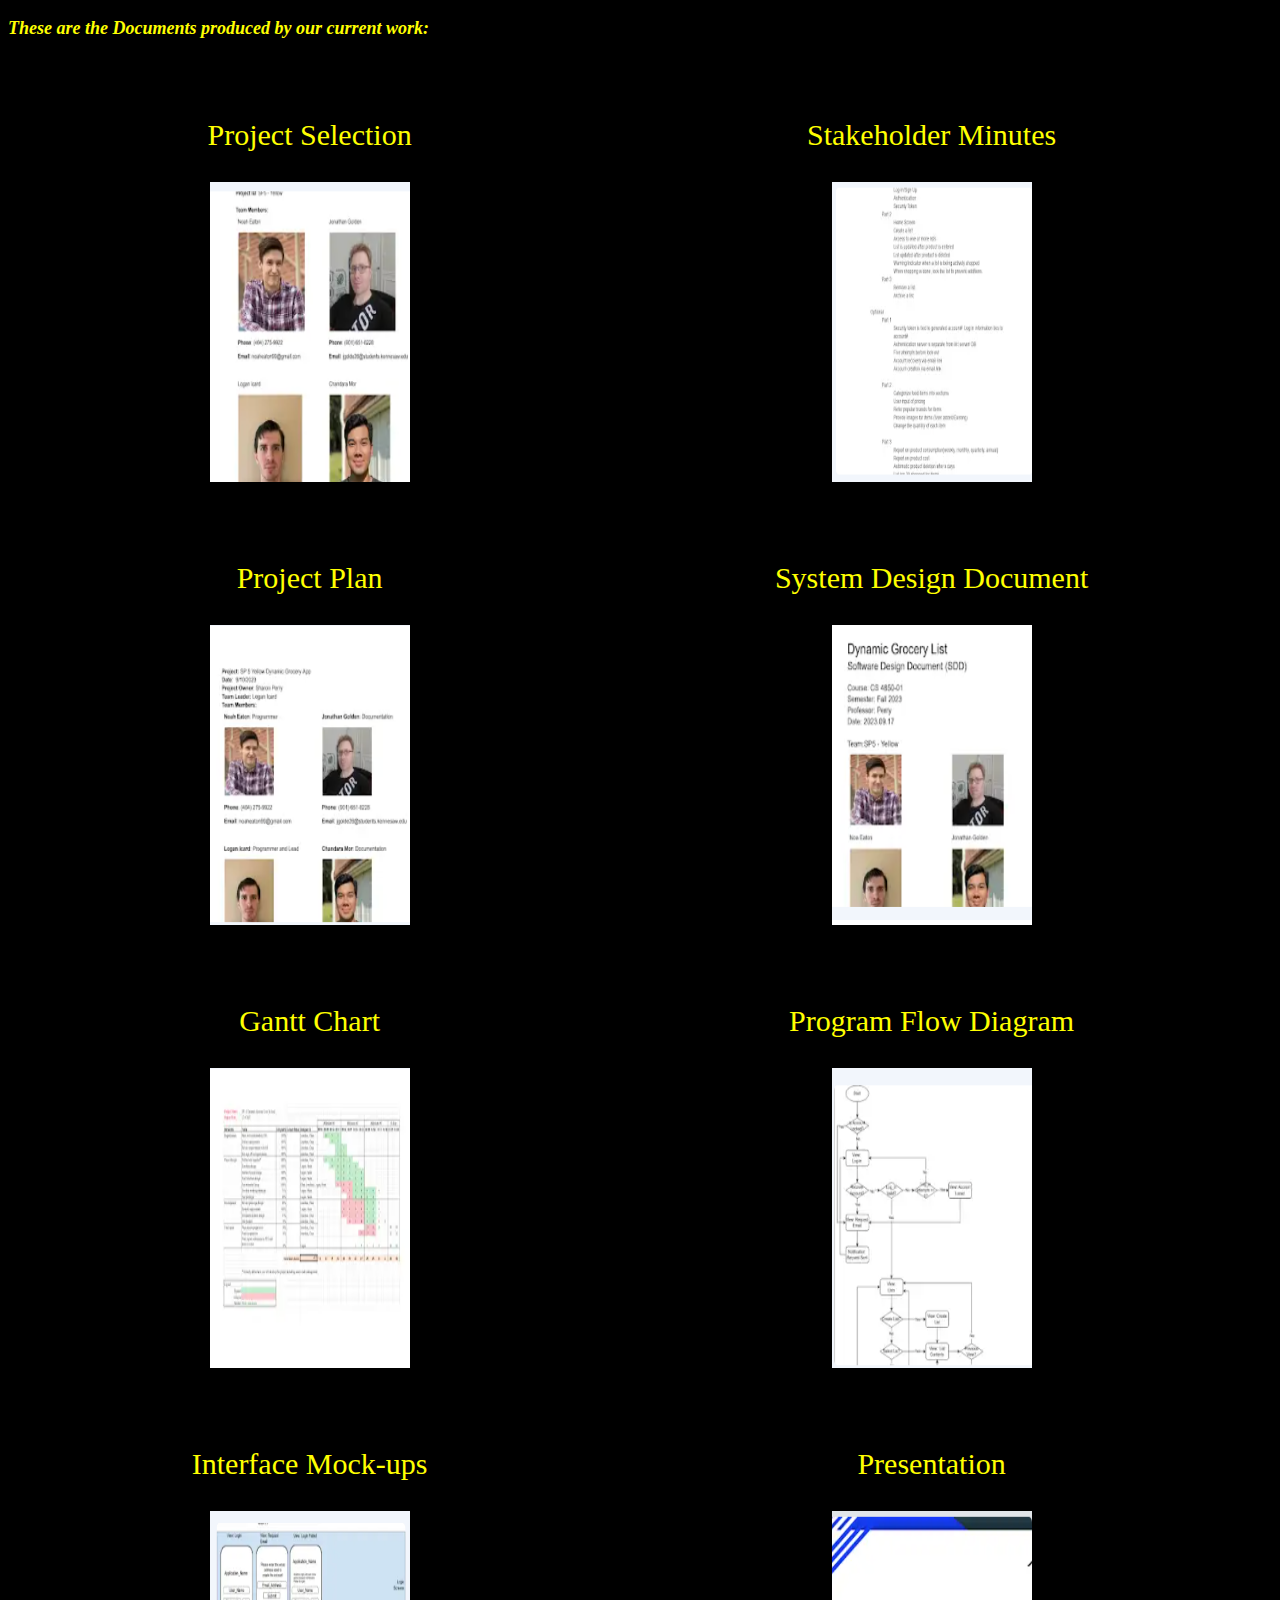
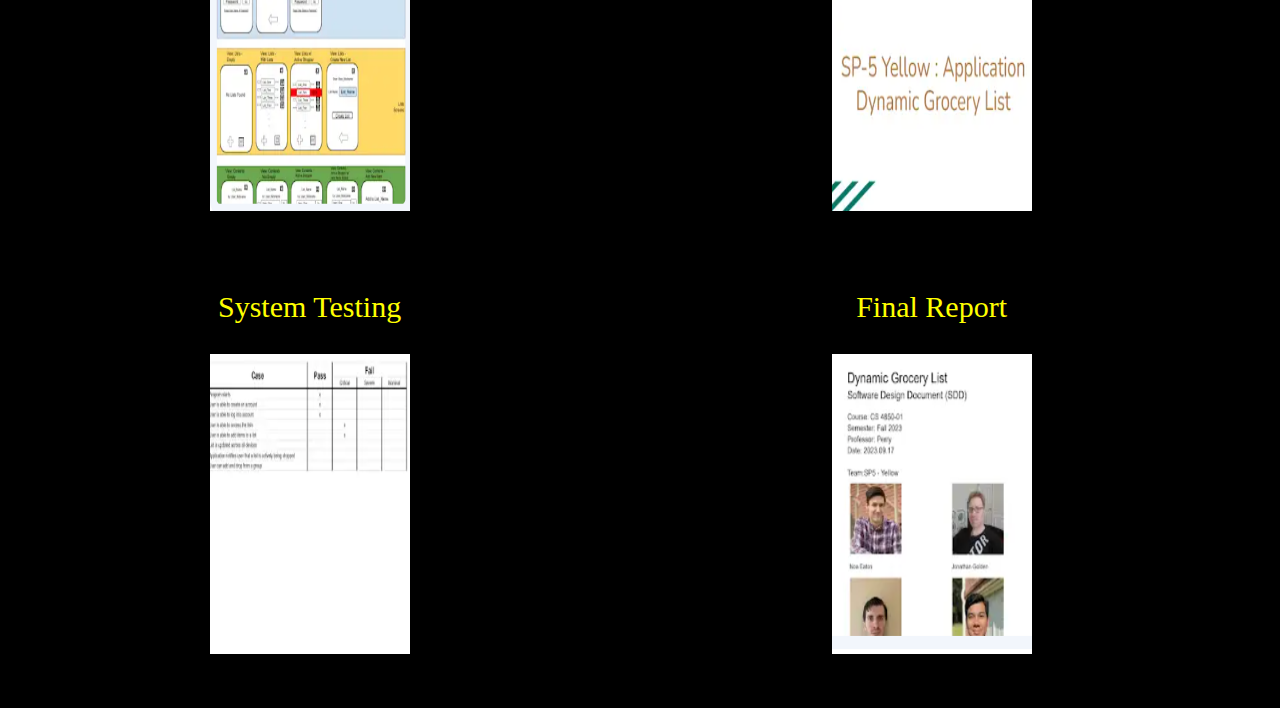
<file: html/documents.html>
<!DOCTYPE html>
<html lang="en-US">
    <head>
        <meta charset="utf-8">
        <meta name="viewport" content="width=device-width, initial-scale=1">
        <link rel="stylesheet" href="../css/sp5style.css">
        <title>
            Documents
        </title>
    </head>
    <body>
        <h3>
            <font color="Yellow">
            These are the Documents produced by our current work:
            </font>
        </h3>
        <p>
            <div class="grid-container">
                <div class="grid-item">
                    <p>
                        <font color="Yellow">
                            Project Selection
                        </font>
                    </p>
                    <a href="https://drive.google.com/file/d/10AlDShzICXrgfI0wPDPDoq9Ls9TSB2w2/view?usp=sharing" target="_blank">
                        <img src="../images/ps.png" alt="Project Selection" loading="lazy" height="300" width="200">
                        </img>
                    </a>
                </div>
                <div class="grid-item">
                    <p>
                        <font color="Yellow">
                            Stakeholder Minutes
                        </font>
                    </p>
                    <a href="https://drive.google.com/file/d/1LdONRiD0cI9ZjrlUnEYnkleWGRSVMfly/view?usp=sharing" target="_blank">
                        <img src="../images/sm.png" alt="Stakeholder Minutes" loading="lazy" height="300" width="200">
                        </img>
                    </a>
                </div>
                <div class="grid-item">
                    <p>
                        <font color="Yellow">
                            Project Plan
                        </font>
                    </p>
                    <a href="https://drive.google.com/file/d/1ly3lWpxumPv-w4ZB2RHK9JwjgfmNjwzA/view?usp=sharing" target="_blank">
                        <img src="../images/pp.png" alt="Project Plan" loading="lazy" height="300" width="200">
                        </img>
                    </a>
                </div>
                <div class="grid-item">
                    <p>
                        <font color="Yellow">
                            System Design Document
                        </font>
                    </p>
                    <a href="https://drive.google.com/file/d/1uRAcgwhdIOq7o37QTOEh6jplmFuTENgy/view?usp=sharing" target="_blank">
                        <img src="../images/sdd.png" alt="System Design Document" loading="lazy" height="300" width="200">
                        </img>
                    </a>
                </div>
                <div class="grid-item">
                    <p>
                        <font color="Yellow">
                            Gantt Chart
                        </font>
                    </p>
                    <a href="https://drive.google.com/file/d/1wi4PYF56VWzwcERf9_bKirpGOV7VyxQW/view?usp=sharing" target="_blank">
                        <img src="../images/gc.png" alt="Gantt Chart" loading="lazy" height="300" width="200">
                        </img>
                    </a>
                </div>
                <div class="grid-item">
                    <p>
                        <font color="Yellow">
                            Program Flow Diagram
                        </font>
                    </p>
                    <a href="https://drive.google.com/file/d/1hsnTaVYJ609UPTraBwkkt7-tmtPY0qyD/view?usp=sharing" target="_blank">
                        <img src="../images/fd.png" alt="Program Flow Diagram" loading="lazy" height="300" width="200">
                        </img>
                    </a>
                </div>
                <div class="grid-item">
                    <p>
                        <font color="Yellow">
                            Interface Mock-ups
                        </font>
                    </p>
                    <a href="https://drive.google.com/file/d/1g5Xi12H4N_5JmOQTIp6JSecZ-ZhtYC-h/view?usp=sharing" target="_blank">
                        <img src="../images/mu.png" alt="Interface Mock-ups" loading="lazy" height="300" width="200">
                        </img>
                    </a>
                </div>
                <div class="grid-item">
                    <p>
                        <font color="Yellow">
                            Presentation
                        </font>
                    </p>
                    <a href="https://drive.google.com/file/d/1O-qHvYdcIzckx1bs3wDuU-QwAOoH-MYp/view?usp=sharing" target="_blank">
                        <img src="../images/pp_pres.png" alt="Presentation" loading="lazy" height="300" width="200">
                        </img>
                    </a>
                </div>
                <div class="grid-item">
                    <p>
                        <font color="Yellow">
                            System Testing
                        </font>
                    </p>
                    <a href="https://drive.google.com/file/d/1rPoL9SuC2tY3medCQCApauuq8Y2_SRoX/view?usp=sharing" target="_blank">
                        <img src="../images/st.png" alt="System Testing" loading="lazy" height="300" width="200">
                        </img>
                    </a>
                </div>
                <div class="grid-item">
                    <p>
                        <font color="Yellow">
                            Final Report
                        </font>
                    </p>
                    <a href="https://drive.google.com/file/d/1yKjFfsxuZXSpt9XxkigWz_8vPFZneqn4/view?usp=drive_link" target="_blank">
                        <img src="../images/sdd.png" alt="Final Report" loading="lazy" height="300" width="200">
                        </img>
                    </a>
                </div>
            </div>
        </p>
    </body>
</html>
</file>
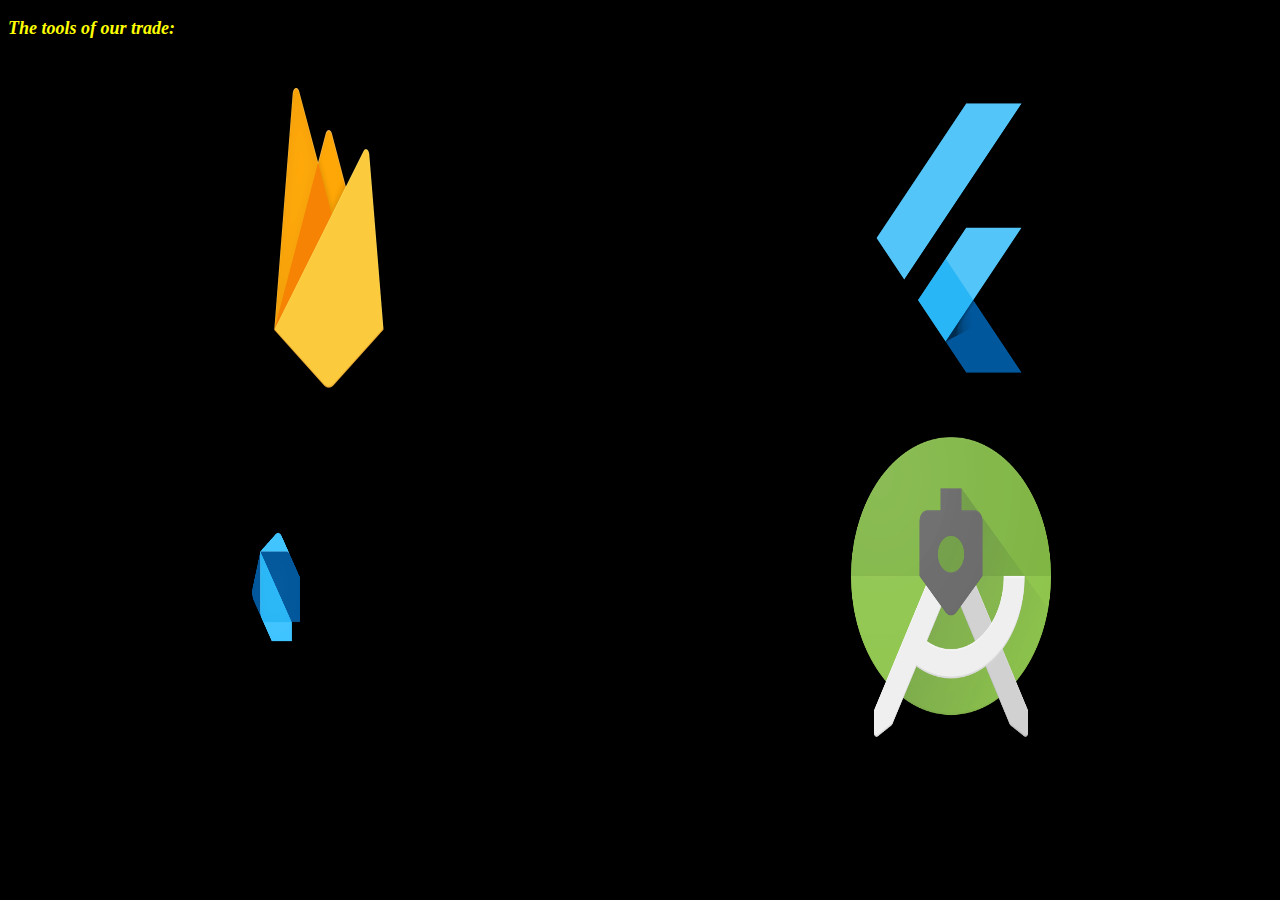
<file: html/references.html>
<!DOCTYPE html>
<html lang="en-US">
    <head>
        <meta charset="utf-8">
        <meta name="viewport" content="width=device-width, initial-scale=1">
        <link rel="stylesheet" href="../css/sp5style.css">
        <title>
            References
        </title>

    </head>
    <body>
        <h3>
            <font color="Yellow">
                The tools of our trade:
            </font>
        </h3>
        <p>
            <div class="grid-container">
                <div class="grid-item">
                    <a href="https://www.firebase.com" target="_blank">
                        <img src="../images/firebase_logo.png" alt="Firebase Logo" loading="lazy" height="300" width="200">
                        </img>
                    </a>
                </div>
                <div class="grid-item">
                    <a href="https://www.flutter.dev" target="_blank">
                        <img src="../images/flutter_logo.png" alt="Flutter Logo" loading="lazy" height="300" width="200">
                        </img>
                    </a>
                </div>
                <div class="grid-item">
                    <a href="https://www.dart.dev" target="_blank">
                        <img src="../images/dart_logo.png" alt="Dart Logo" loading="lazy" height="300" width="200">
                        </img>
                    </a>
                </div>
                <div class="grid-item">
                    <a href="https://developer.android.com/studio?gclid=CjwKCAiA3aeqBhBzEiwAxFiOBpoqTGpFYei2SHajnNaY61fDojg35-yirAdzGLN2vcfFIxsCxLfOChoCvBsQAvD_BwE&gclsrc=aw.ds" target="_blank">
                        <img src="../images/android_studios_logo.png" alt="Android Studios Logo" loading="lazy" height="300" width="200">
                        </img>
                    </a>
                </div>
            </div>
        </p>
    </body>
</html>
</file>
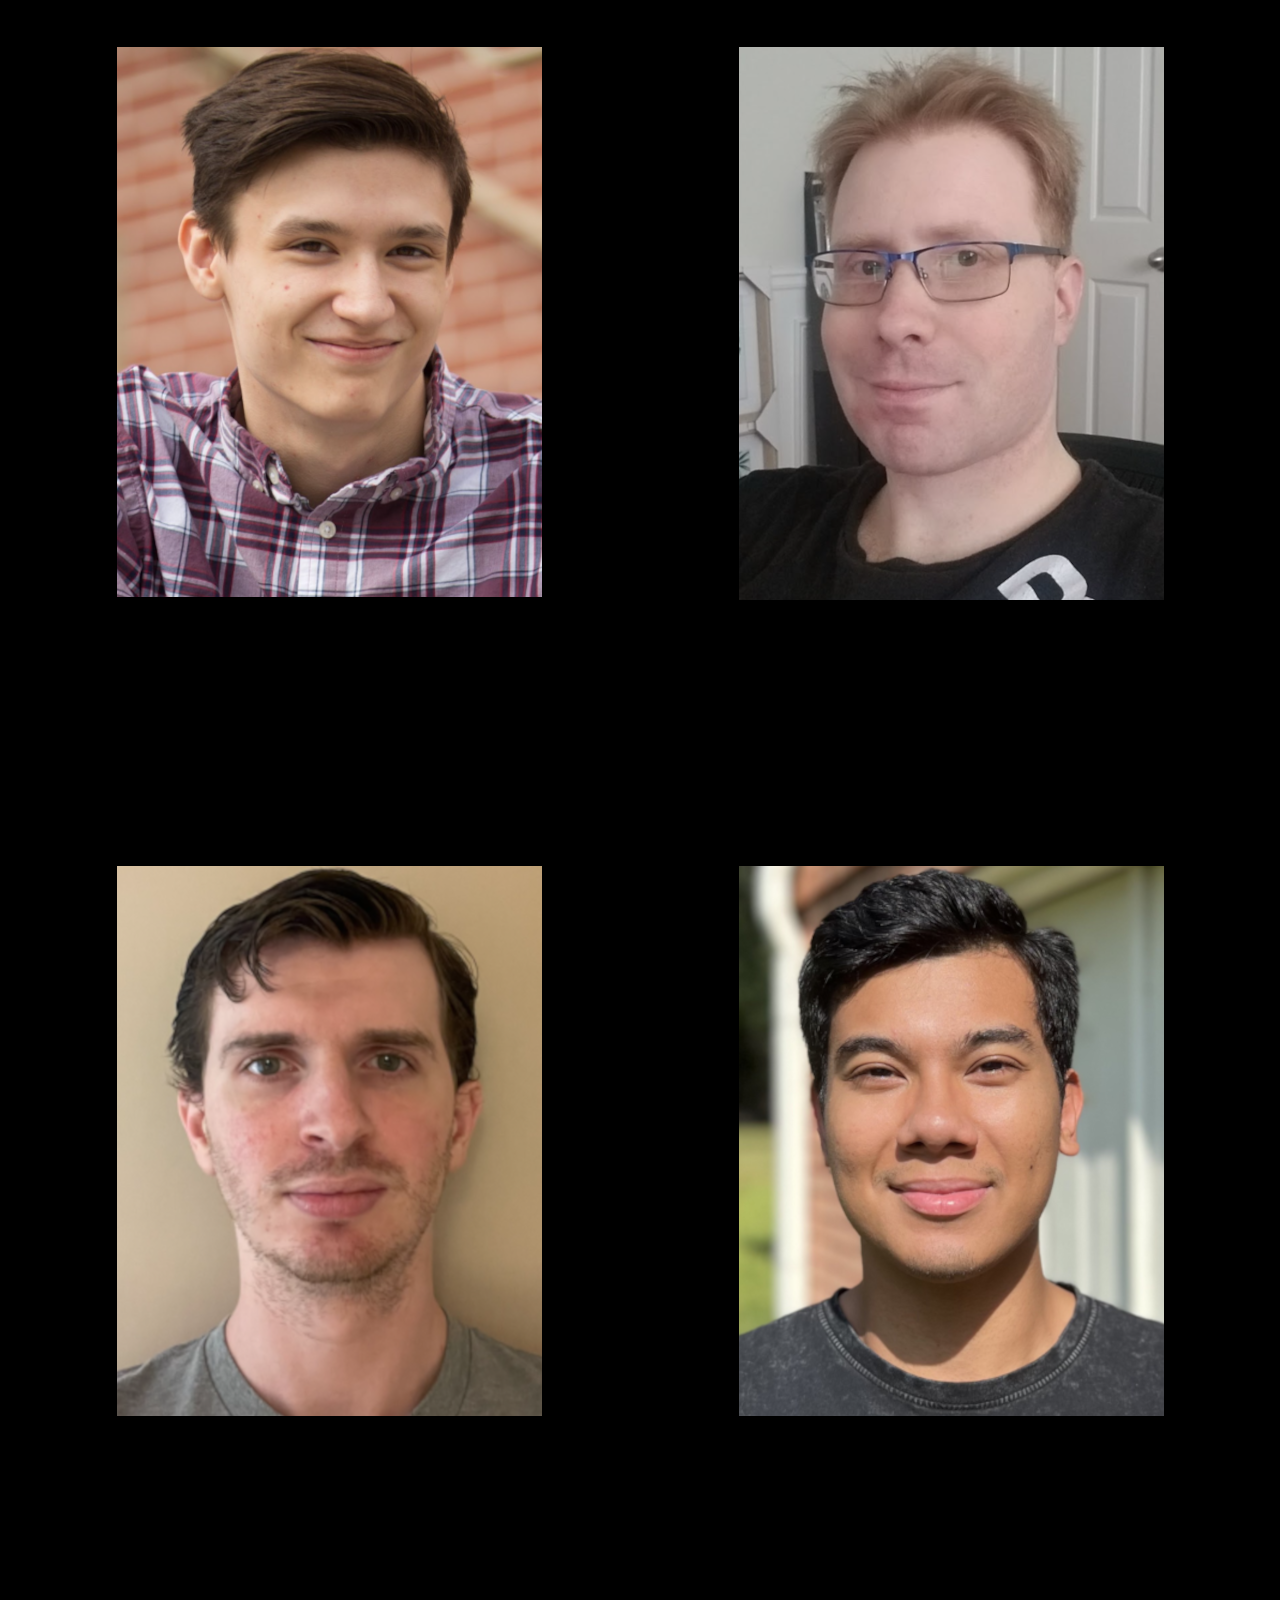
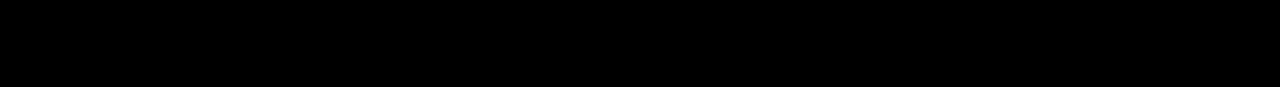
<file: html/team.html>
<!DOCTYPE html>
<html lang="en-US">
    <head>
        <meta charset="utf-8">
        <meta name="viewport" content="width=device-width, initial-scale=1">
        <link rel="stylesheet" href="../css/sp5style.css">
        <title>
            Meet the team.
        </title>
    </head>
    <body>
        <p>
            <div class="grid-container">
                <div class="grid-item">
                    <a href="https://www.github.com/Calemi" target="_blank">
                        <img src="../images/ne.png" alt="Noah Eaton" loading="lazy">
                        </img>
                    </a>
                    <p style="height: auto; width: auto;">
                        <embed src="../resources/ne.txt">
                    </p>
                </div>
                <div class="grid-item">
                    <a href="https://www.github.com/jgolden83" target="_blank">
                        <img src="../images/jg.png" alt="Jonathan Golden" loading="lazy">
                        </img>
                    </a>
                    <p style="height: auto; width: auto;">
                        <embed src="../resources/jg.txt">
                    </p>
                </div>
                <div class="grid-item">
                    <a href="" target="_blank"></a>
                        <img src="../images/li.png" alt="Logan Icard" loading="lazy">
                        </img>
                    </a>
                    <p style="height: auto; width: auto;">
                        <embed src="../resources/li.txt">
                    </p>
                </div>
                <div class="grid-item">
                    <a href="" target="_blank">
                        <img src="../images/cm.png" alt="Chandara Mor" loading="lazy">
                        </img>
                    </a>
                    <p style="height: auto; width: auto;">
                        <embed src="../resources/cm.txt">
                    </p>
                </div>
            </div>
        </p>
    </body>
</html>
</file>
<file: css/sp5style.css>
body
{
    background-color:black;
}

h1
{
    color: yellow;
    font-family: Georgia, 'Times New Roman', Times, serif;
    font-size: x-larger;
}

h3
{
    color: yellow;
    font-style: italic;
    font-family: Georgia, 'Times New Roman', Times, serif;
    font-size: large;

}

pre
{
    color: white;
    font-family: Georgia, 'Times New Roman', Times, serif;
}


p
{
    color: yellow;
}

#page_viewer
{
    height: 775px;
    width: 100%;
}

.flex-container
{
    display: flex;
    background-color: yellow;
}

.footer
{
    font-size: smaller;
    font-family: Verdana, Geneva, Tahoma, sans-serif;
    font-style: italic;
}

.viewnav
{
    background-color: green;   
}

.grid-container 
{
    display: grid;
    grid-template-columns: auto auto;
    padding: 10px;
  }

  .grid-item 
  {
    background-color: black;
    border: 1px solid rgba(0, 0, 0, 0.8);
    padding: 20px;
    font-size: 30px;
    text-align: center;
  }

  .welcome_page
  {
    color: yellow;
    font-family: Georgia, 'Times New Roman', Times, serif;
  }

  #button_group
  {
    display: flex;
    flex-direction: row;
    flex-wrap: wrap;
    justify-content: center;

  }

  #index
  {
    text-align: center;
  }
</file>
